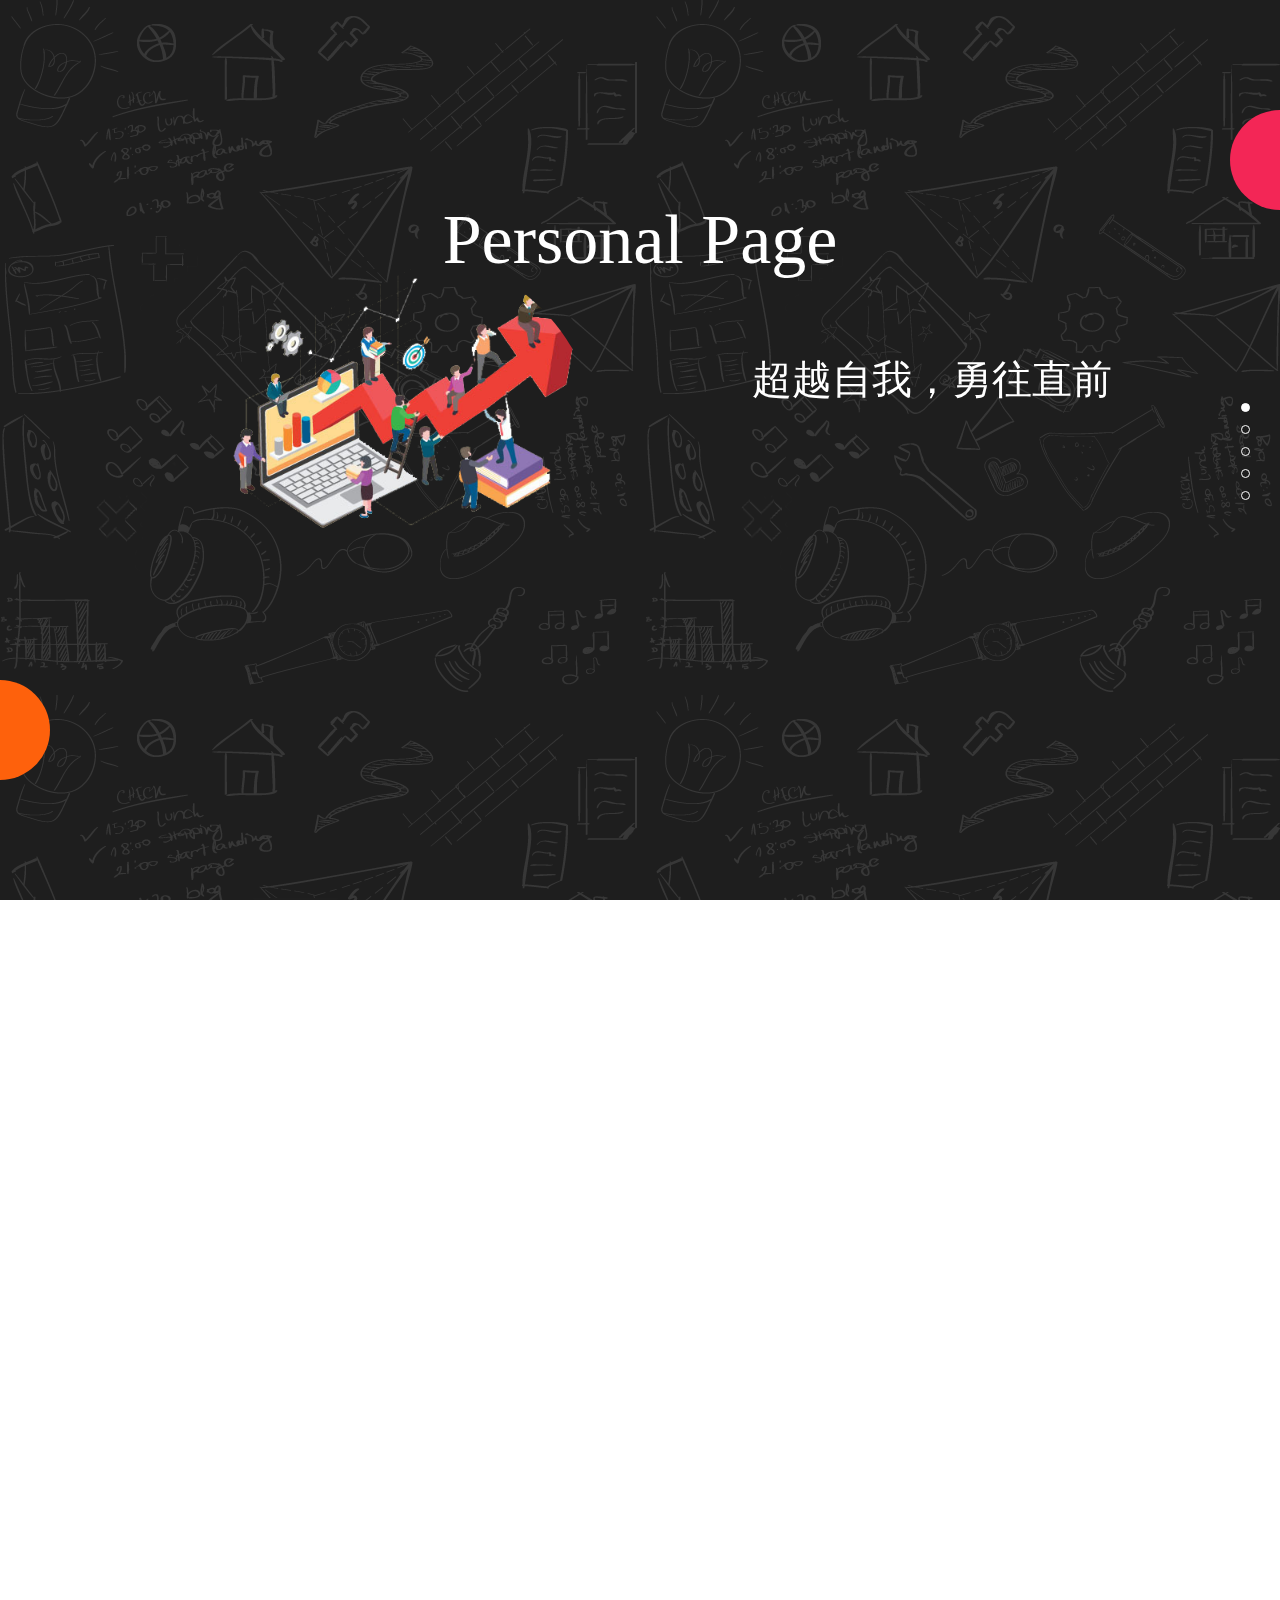
<file: index.html>
<!doctype html>
<html lang="en">
<head>
    <meta charset="UTF-8">
    <meta name="viewport"
          content="width=device-width, user-scalable=no, initial-scale=1.0, maximum-scale=1.0, minimum-scale=1.0">
    <meta http-equiv="X-UA-Compatible" content="ie=edge">
    <title>个人主页</title>
    <script src="js/jquery.js"></script>
    <script src="js/jquery.fullPage.js"></script>
    <script src="js/animate.js"></script>
    <script src="js/jquery.typetype.js"></script>
    <script src="js/jquery.typetype.min.js"></script>
    <script src="js/index.js"></script>
    <link rel="stylesheet" href="css/jquery.fullPage.css">
    <link rel="stylesheet" href="css/index.css">
</head>
<body>
<div id="fullpage">
    <!--一屏-->
<div class="section">
    <div class="banyuan"></div>
    <div class="banyuan1"></div>
    <div class="welcome">Personal Page</div>
    <div class="work"></div>
    <textarea name="" id="" cols="30" rows="10"></textarea>
</div>


    <!--二屏-->
<div class="section">
    <div class="sanjiao"></div>
    <div class="person"></div>
    <div class="about">About Me</div>
    <div class="dian"></div>
    <div class="me"></div>
    <div class="kuang">
        <span class="name">白慧田</span>
        <p class="gongzuo">（前端工程师）</p>
        <p class="jieshao">本人来自山西，大学专业是计算机，有一年多的工作经验，对代码操作熟练，主要负责页面布局以及动效实现，可以熟练运用H5、CSS3写动画效果，之前自学过PS,AI等设计软件，我性格开朗乐观，能够快速融入新环境，遇事冷静认真负责，喜欢运动、看书</p>
    </div>
    <div class="kuangr">
        <div class="one">
            <div class="quan"></div>
            <p class="quanzi">年龄：24</p></div>

        <div class="one">
            <div class="quan"></div>
            <p class="quanzi">籍贯：山西忻州</p></div>
        <div class="one one1">
            <div class="quan"></div>
            <p class="quanzi">现居地：天津西青</p></div>
        <div class="one one2">
            <div class="quan"></div>
            <p class="quanzi">爱好：运动、看书</p></div>
    </div>
</div>


    <!--三屏-->
<div class="section">
    <div class="sanjiao1"></div>
    <div class="person person1"></div>
    <div class="about about1 ">My Production</div>
    <div class="dian dian1"></div>
    <ul class="zuopin">
        <li><a href="http://lmdnewsapp.duapp.com/list/4"><div class="zhezhao"></div><img src="img/xw.png" alt="">
            <!--<div class="zhezhao"></div>-->
        <p>新闻App</p>
        </a></li>
        <li><a href="http://xb0324.duapp.com/"><div class="zhezhao"></div><img src="img/tongxunlu.jpg" alt="">
            <p>通讯录</p>
        </a></li>
        <li><a href="https://feiercommon.github.io/music-app/"><div class="zhezhao"></div> <img src="img/music.jpg" alt=""><p>音乐APP</p></a></li>
        <li><a href="http://www.gzmcg.com/"><div class="zhezhao"></div><img src="img/gz.jpg" alt=""><p>广州建筑</p></a></li>
        <li><a href="https://bxb1994.github.io/canvashb/h5canvas/canvas1.html"><div class="zhezhao"></div><img src="img/timg.jpg" alt=""><p>画板</p></a></li>
        <li><a href="https://bxb1994.github.io/3Droom/room/room.html"><div class="zhezhao"></div><img src="img/3d.jpg" alt=""><p>3Dhouse</p></a></li>
    </ul>
</div>


    <!--四屏-->
<div class="section">
    <div class="sanjiao2"></div>
    <div class="person"></div>
    <div class="about about3">Professional Skill</div>
    <div class="dian"></div>
    <ul class="skill">
        <li>
            <img src="img/html51.jpg" alt="">
            <p class="html">HTML5/CSS3</p>
            <p class="con">能用他们来做一些游戏，画布以及动画还有3D效果</p>
        </li>
        <li>
            <img src="img/js.jpg" alt="">
            <p class="html">javascript</p>
            <p class="con">JavaScript是一种动态类型、弱类型、基于原型的语言</p>
        </li>
        <li>
            <img src="img/jQuery.png" alt="">
            <p class="html">jQuery</p>
            <p class="con">是javascript的一个框架，用来实现页面的交互效果</p>
        </li>
         <li>
            <img src="img/ajax1.jpg" alt="">
            <p class="html">ajax</p>
            <p class="con">异步的JavaScript和XML通信，指一种创建交互式网页应用的网页开发技术</p>
        </li>
        <li>
            <img src="img/bt.jpg" alt="">
            <p class="html">bootstrap</p>
            <p class="con">Bootstrap是一款便捷的前端框架，是基于 HTML、CSS、JavaScript 的。</p>
        </li>
        <li>
            <img src="img/php.jpg" alt="">
            <p class="html">PHP/Mysql</p>
            <p class="con">是一种后台语言，可以嵌入到html语言中。</p>
        </li>
    </ul>
</div>

    <!--五屏-->
    <div class="section">
        <div class="sanjiao3"></div>
        <div class="person"></div>
        <div class="about">Contact</div>
        <div class="dian"></div>
        <div class="speak">畅所欲言</div>
        <div class="contact">
            <p class="names">Name*</p>
            <div class="liu"> <input type="text"></div>
            <p class="names">E-Mail*</p>
            <div class="liu"> <input type="text"></div>
            <p class="names">Message*</p>
            <div class="liu liu1">
                <!--<textarea name="" id="message" cols="30" rows="10"></textarea>-->
            </div>
        <div class="send">Send</div>
        </div>
<div class="lianxi">联系方式</div>
        <div class="lianxis">
            <div class="dianhua">
                <h1>E-Mail</h1>
                <span>bxb130460@163.com</span>
            </div>
            <div class="dianhua dianhua1">
                <h1>Phone</h1>
                <span>15822121290</span>
            </div>
        </div>
    </div>
   </div>
</body>
</html>
</file>
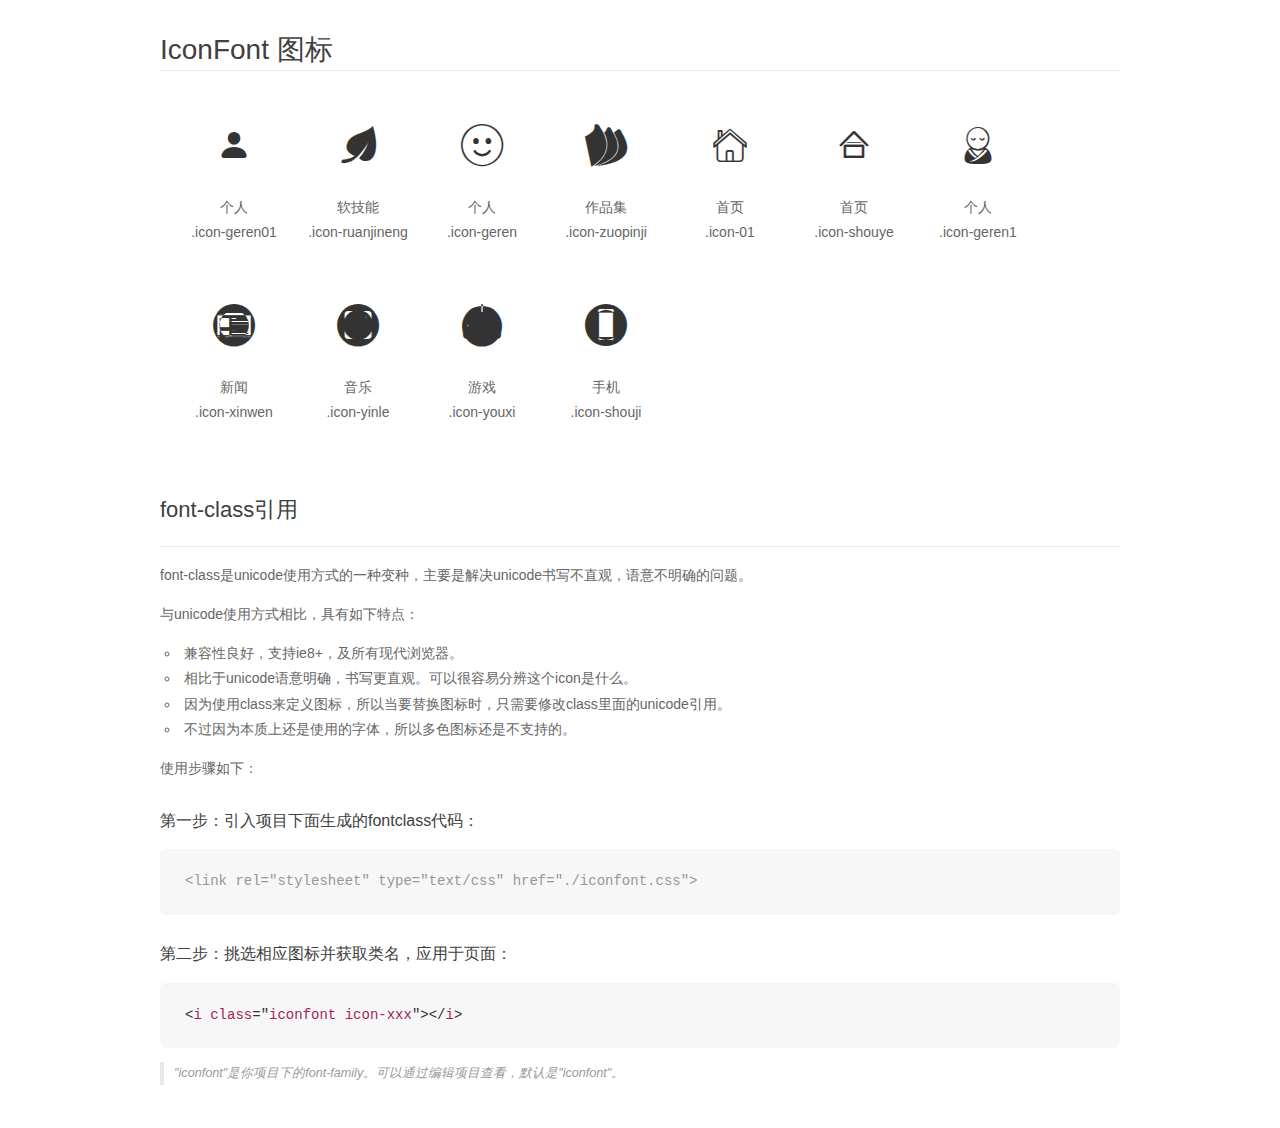
<file: font/demo_fontclass.html>
<!DOCTYPE html>
<html>
<head>
    <meta charset="utf-8"/>
    <title>IconFont</title>
    <link rel="stylesheet" href="demo.css">
    <link rel="stylesheet" href="iconfont.css">
</head>
<body>
    <div class="main markdown">
        <h1>IconFont 图标</h1>
        <ul class="icon_lists clear">
            
                <li>
                <i class="icon iconfont icon-geren01"></i>
                    <div class="name">个人</div>
                    <div class="fontclass">.icon-geren01</div>
                </li>
            
                <li>
                <i class="icon iconfont icon-ruanjineng"></i>
                    <div class="name">软技能</div>
                    <div class="fontclass">.icon-ruanjineng</div>
                </li>
            
                <li>
                <i class="icon iconfont icon-geren"></i>
                    <div class="name">个人</div>
                    <div class="fontclass">.icon-geren</div>
                </li>
            
                <li>
                <i class="icon iconfont icon-zuopinji"></i>
                    <div class="name">作品集</div>
                    <div class="fontclass">.icon-zuopinji</div>
                </li>
            
                <li>
                <i class="icon iconfont icon-01"></i>
                    <div class="name">首页</div>
                    <div class="fontclass">.icon-01</div>
                </li>
            
                <li>
                <i class="icon iconfont icon-shouye"></i>
                    <div class="name">首页</div>
                    <div class="fontclass">.icon-shouye</div>
                </li>
            
                <li>
                <i class="icon iconfont icon-geren1"></i>
                    <div class="name">个人</div>
                    <div class="fontclass">.icon-geren1</div>
                </li>
            
                <li>
                <i class="icon iconfont icon-xinwen"></i>
                    <div class="name">新闻</div>
                    <div class="fontclass">.icon-xinwen</div>
                </li>
            
                <li>
                <i class="icon iconfont icon-yinle"></i>
                    <div class="name">音乐</div>
                    <div class="fontclass">.icon-yinle</div>
                </li>
            
                <li>
                <i class="icon iconfont icon-youxi"></i>
                    <div class="name">游戏</div>
                    <div class="fontclass">.icon-youxi</div>
                </li>
            
                <li>
                <i class="icon iconfont icon-shouji"></i>
                    <div class="name">手机</div>
                    <div class="fontclass">.icon-shouji</div>
                </li>
            
        </ul>

        <h2 id="font-class-">font-class引用</h2>
        <hr>

        <p>font-class是unicode使用方式的一种变种，主要是解决unicode书写不直观，语意不明确的问题。</p>
        <p>与unicode使用方式相比，具有如下特点：</p>
        <ul>
        <li>兼容性良好，支持ie8+，及所有现代浏览器。</li>
        <li>相比于unicode语意明确，书写更直观。可以很容易分辨这个icon是什么。</li>
        <li>因为使用class来定义图标，所以当要替换图标时，只需要修改class里面的unicode引用。</li>
        <li>不过因为本质上还是使用的字体，所以多色图标还是不支持的。</li>
        </ul>
        <p>使用步骤如下：</p>
        <h3 id="-fontclass-">第一步：引入项目下面生成的fontclass代码：</h3>


        <pre><code class="lang-js hljs javascript"><span class="hljs-comment">&lt;link rel="stylesheet" type="text/css" href="./iconfont.css"&gt;</span></code></pre>
        <h3 id="-">第二步：挑选相应图标并获取类名，应用于页面：</h3>
        <pre><code class="lang-css hljs">&lt;<span class="hljs-selector-tag">i</span> <span class="hljs-selector-tag">class</span>="<span class="hljs-selector-tag">iconfont</span> <span class="hljs-selector-tag">icon-xxx</span>"&gt;&lt;/<span class="hljs-selector-tag">i</span>&gt;</code></pre>
        <blockquote>
        <p>"iconfont"是你项目下的font-family。可以通过编辑项目查看，默认是"iconfont"。</p>
        </blockquote>
    </div>
</body>
</html>
</file>
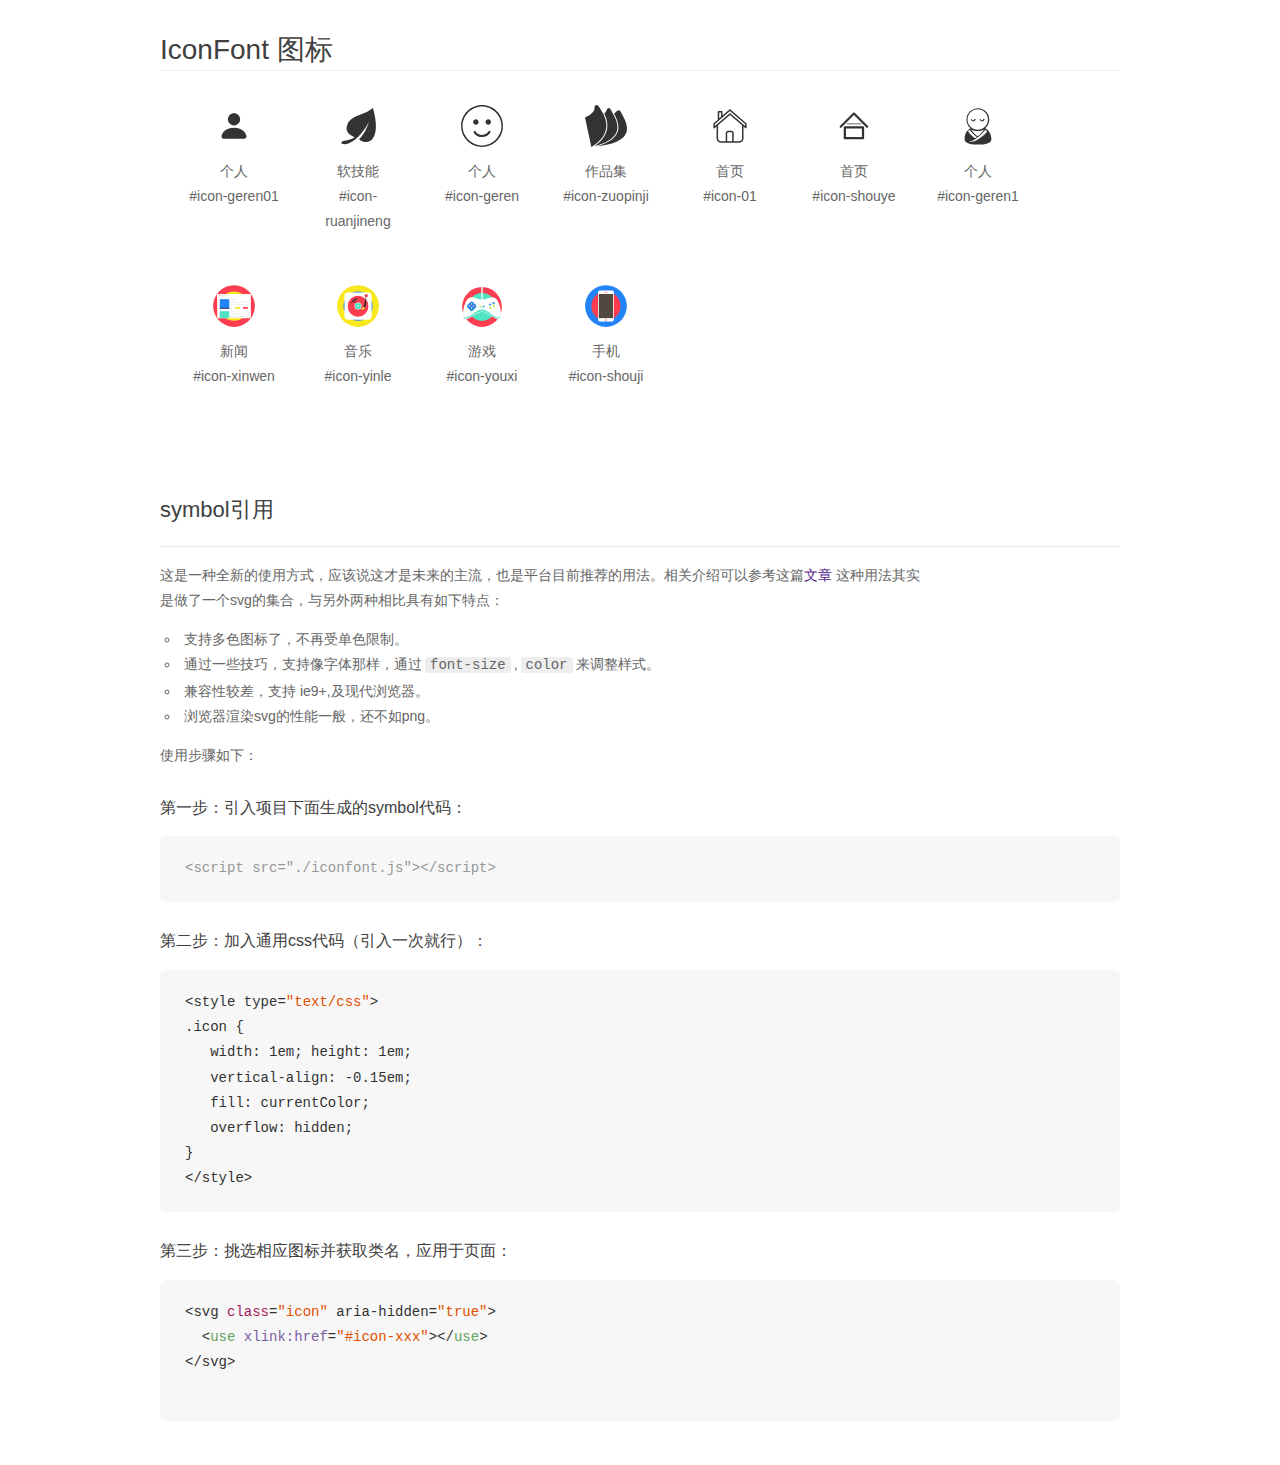
<file: font/demo_symbol.html>
<!DOCTYPE html>
<html>
<head>
    <meta charset="utf-8"/>
    <title>IconFont</title>
    <link rel="stylesheet" href="demo.css">
    <script src="iconfont.js"></script>

    <style type="text/css">
        .icon {
          /* 通过设置 font-size 来改变图标大小 */
          width: 1em; height: 1em;
          /* 图标和文字相邻时，垂直对齐 */
          vertical-align: -0.15em;
          /* 通过设置 color 来改变 SVG 的颜色/fill */
          fill: currentColor;
          /* path 和 stroke 溢出 viewBox 部分在 IE 下会显示
             normalize.css 中也包含这行 */
          overflow: hidden;
        }

    </style>
</head>
<body>
    <div class="main markdown">
        <h1>IconFont 图标</h1>
        <ul class="icon_lists clear">
            
                <li>
                    <svg class="icon" aria-hidden="true">
                        <use xlink:href="#icon-geren01"></use>
                    </svg>
                    <div class="name">个人</div>
                    <div class="fontclass">#icon-geren01</div>
                </li>
            
                <li>
                    <svg class="icon" aria-hidden="true">
                        <use xlink:href="#icon-ruanjineng"></use>
                    </svg>
                    <div class="name">软技能</div>
                    <div class="fontclass">#icon-ruanjineng</div>
                </li>
            
                <li>
                    <svg class="icon" aria-hidden="true">
                        <use xlink:href="#icon-geren"></use>
                    </svg>
                    <div class="name">个人</div>
                    <div class="fontclass">#icon-geren</div>
                </li>
            
                <li>
                    <svg class="icon" aria-hidden="true">
                        <use xlink:href="#icon-zuopinji"></use>
                    </svg>
                    <div class="name">作品集</div>
                    <div class="fontclass">#icon-zuopinji</div>
                </li>
            
                <li>
                    <svg class="icon" aria-hidden="true">
                        <use xlink:href="#icon-01"></use>
                    </svg>
                    <div class="name">首页</div>
                    <div class="fontclass">#icon-01</div>
                </li>
            
                <li>
                    <svg class="icon" aria-hidden="true">
                        <use xlink:href="#icon-shouye"></use>
                    </svg>
                    <div class="name">首页</div>
                    <div class="fontclass">#icon-shouye</div>
                </li>
            
                <li>
                    <svg class="icon" aria-hidden="true">
                        <use xlink:href="#icon-geren1"></use>
                    </svg>
                    <div class="name">个人</div>
                    <div class="fontclass">#icon-geren1</div>
                </li>
            
                <li>
                    <svg class="icon" aria-hidden="true">
                        <use xlink:href="#icon-xinwen"></use>
                    </svg>
                    <div class="name">新闻</div>
                    <div class="fontclass">#icon-xinwen</div>
                </li>
            
                <li>
                    <svg class="icon" aria-hidden="true">
                        <use xlink:href="#icon-yinle"></use>
                    </svg>
                    <div class="name">音乐</div>
                    <div class="fontclass">#icon-yinle</div>
                </li>
            
                <li>
                    <svg class="icon" aria-hidden="true">
                        <use xlink:href="#icon-youxi"></use>
                    </svg>
                    <div class="name">游戏</div>
                    <div class="fontclass">#icon-youxi</div>
                </li>
            
                <li>
                    <svg class="icon" aria-hidden="true">
                        <use xlink:href="#icon-shouji"></use>
                    </svg>
                    <div class="name">手机</div>
                    <div class="fontclass">#icon-shouji</div>
                </li>
            
        </ul>


        <h2 id="symbol-">symbol引用</h2>
        <hr>

        <p>这是一种全新的使用方式，应该说这才是未来的主流，也是平台目前推荐的用法。相关介绍可以参考这篇<a href="">文章</a>
        这种用法其实是做了一个svg的集合，与另外两种相比具有如下特点：</p>
        <ul>
          <li>支持多色图标了，不再受单色限制。</li>
          <li>通过一些技巧，支持像字体那样，通过<code>font-size</code>,<code>color</code>来调整样式。</li>
          <li>兼容性较差，支持 ie9+,及现代浏览器。</li>
          <li>浏览器渲染svg的性能一般，还不如png。</li>
        </ul>
        <p>使用步骤如下：</p>
        <h3 id="-symbol-">第一步：引入项目下面生成的symbol代码：</h3>
        <pre><code class="lang-js hljs javascript"><span class="hljs-comment">&lt;script src="./iconfont.js"&gt;&lt;/script&gt;</span></code></pre>
        <h3 id="-css-">第二步：加入通用css代码（引入一次就行）：</h3>
        <pre><code class="lang-js hljs javascript">&lt;style type=<span class="hljs-string">"text/css"</span>&gt;
.icon {
   width: <span class="hljs-number">1</span>em; height: <span class="hljs-number">1</span>em;
   vertical-align: <span class="hljs-number">-0.15</span>em;
   fill: currentColor;
   overflow: hidden;
}
&lt;<span class="hljs-regexp">/style&gt;</span></code></pre>
        <h3 id="-">第三步：挑选相应图标并获取类名，应用于页面：</h3>
        <pre><code class="lang-js hljs javascript">&lt;svg <span class="hljs-class"><span class="hljs-keyword">class</span></span>=<span class="hljs-string">"icon"</span> aria-hidden=<span class="hljs-string">"true"</span>&gt;<span class="xml"><span class="hljs-tag">
  &lt;<span class="hljs-name">use</span> <span class="hljs-attr">xlink:href</span>=<span class="hljs-string">"#icon-xxx"</span>&gt;</span><span class="hljs-tag">&lt;/<span class="hljs-name">use</span>&gt;</span>
</span>&lt;<span class="hljs-regexp">/svg&gt;
        </span></code></pre>
    </div>
</body>
</html>
</file>
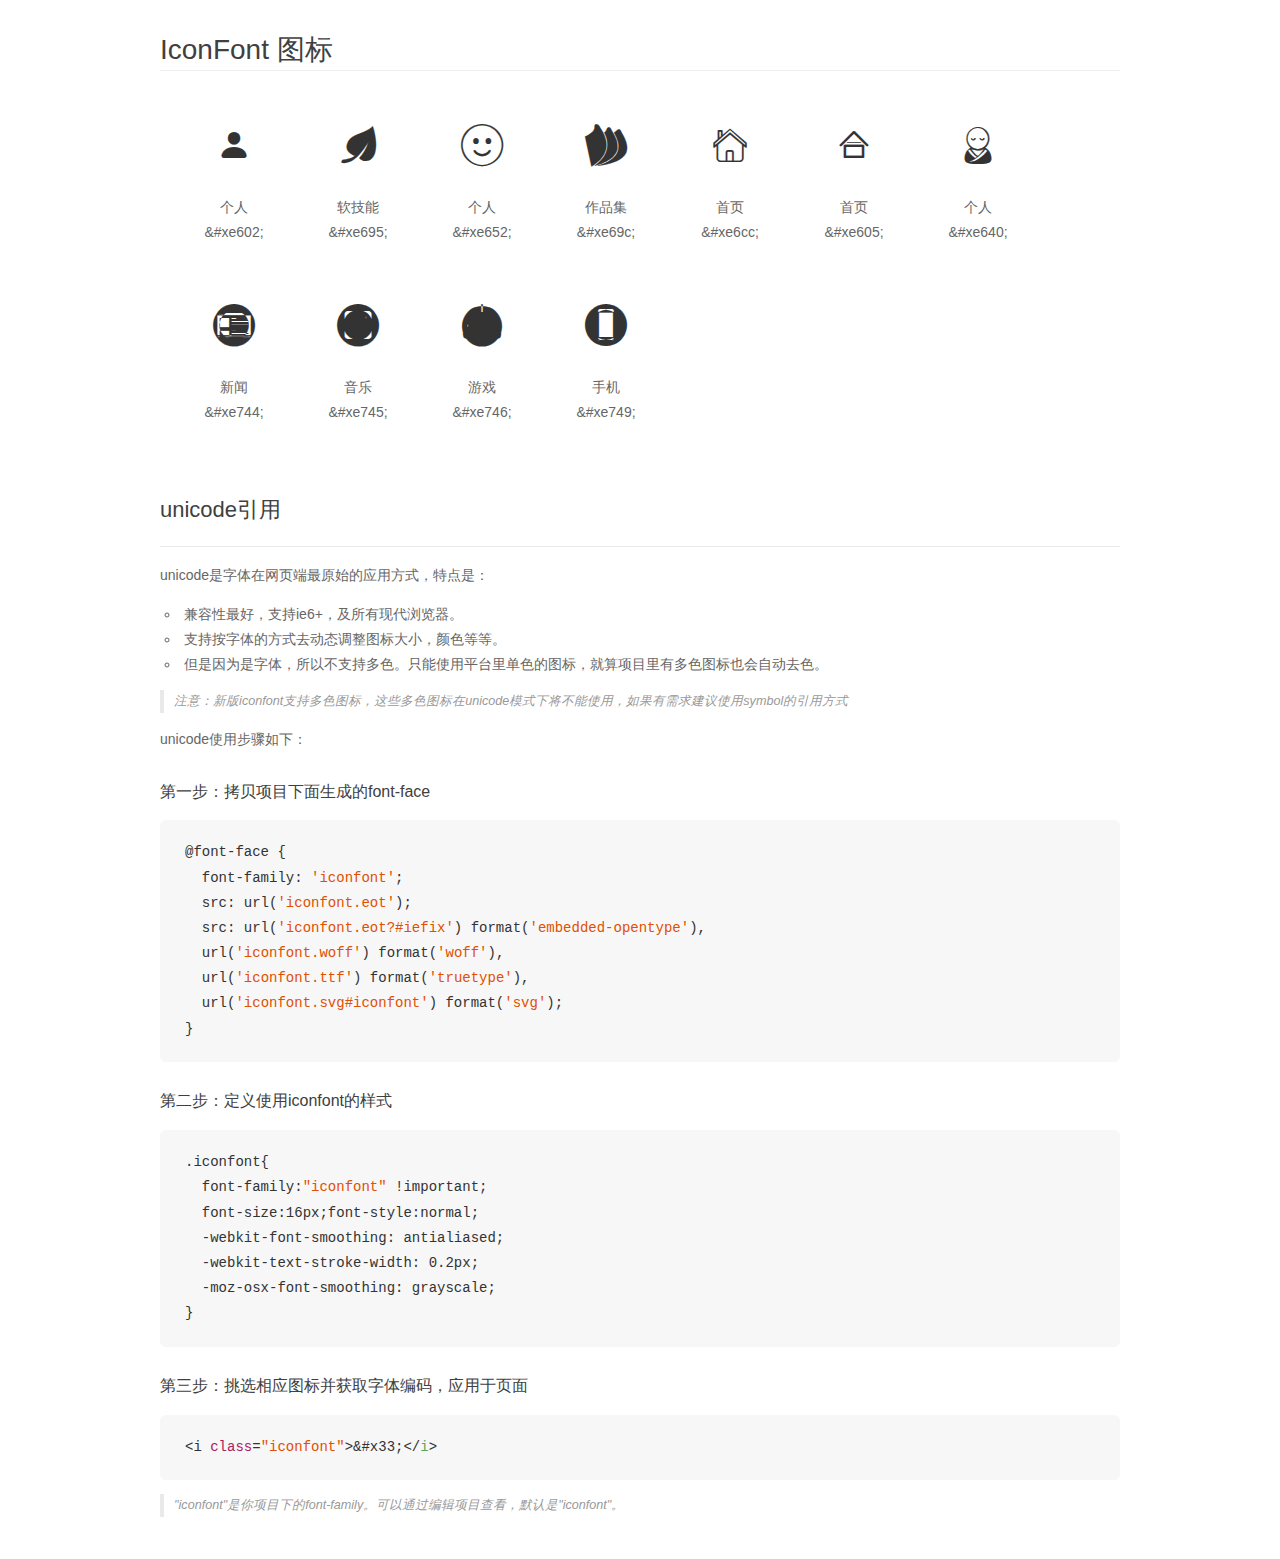
<file: font/demo_unicode.html>
<!DOCTYPE html>
<html>
<head>
    <meta charset="utf-8"/>
    <title>IconFont</title>
    <link rel="stylesheet" href="demo.css">

    <style type="text/css">

        @font-face {font-family: "iconfont";
          src: url('iconfont.eot'); /* IE9*/
          src: url('iconfont.eot#iefix') format('embedded-opentype'), /* IE6-IE8 */
          url('iconfont.woff') format('woff'), /* chrome, firefox */
          url('iconfont.ttf') format('truetype'), /* chrome, firefox, opera, Safari, Android, iOS 4.2+*/
          url('iconfont.svg#iconfont') format('svg'); /* iOS 4.1- */
        }

        .iconfont {
          font-family:"iconfont" !important;
          font-size:16px;
          font-style:normal;
          -webkit-font-smoothing: antialiased;
          -webkit-text-stroke-width: 0.2px;
          -moz-osx-font-smoothing: grayscale;
        }

    </style>
</head>
<body>
    <div class="main markdown">
        <h1>IconFont 图标</h1>
        <ul class="icon_lists clear">
            
                <li>
                <i class="icon iconfont">&#xe602;</i>
                    <div class="name">个人</div>
                    <div class="code">&amp;#xe602;</div>
                </li>
            
                <li>
                <i class="icon iconfont">&#xe695;</i>
                    <div class="name">软技能</div>
                    <div class="code">&amp;#xe695;</div>
                </li>
            
                <li>
                <i class="icon iconfont">&#xe652;</i>
                    <div class="name">个人</div>
                    <div class="code">&amp;#xe652;</div>
                </li>
            
                <li>
                <i class="icon iconfont">&#xe69c;</i>
                    <div class="name">作品集</div>
                    <div class="code">&amp;#xe69c;</div>
                </li>
            
                <li>
                <i class="icon iconfont">&#xe6cc;</i>
                    <div class="name">首页</div>
                    <div class="code">&amp;#xe6cc;</div>
                </li>
            
                <li>
                <i class="icon iconfont">&#xe605;</i>
                    <div class="name">首页</div>
                    <div class="code">&amp;#xe605;</div>
                </li>
            
                <li>
                <i class="icon iconfont">&#xe640;</i>
                    <div class="name">个人</div>
                    <div class="code">&amp;#xe640;</div>
                </li>
            
                <li>
                <i class="icon iconfont">&#xe744;</i>
                    <div class="name">新闻</div>
                    <div class="code">&amp;#xe744;</div>
                </li>
            
                <li>
                <i class="icon iconfont">&#xe745;</i>
                    <div class="name">音乐</div>
                    <div class="code">&amp;#xe745;</div>
                </li>
            
                <li>
                <i class="icon iconfont">&#xe746;</i>
                    <div class="name">游戏</div>
                    <div class="code">&amp;#xe746;</div>
                </li>
            
                <li>
                <i class="icon iconfont">&#xe749;</i>
                    <div class="name">手机</div>
                    <div class="code">&amp;#xe749;</div>
                </li>
            
        </ul>
        <h2 id="unicode-">unicode引用</h2>
        <hr>

        <p>unicode是字体在网页端最原始的应用方式，特点是：</p>
        <ul>
        <li>兼容性最好，支持ie6+，及所有现代浏览器。</li>
        <li>支持按字体的方式去动态调整图标大小，颜色等等。</li>
        <li>但是因为是字体，所以不支持多色。只能使用平台里单色的图标，就算项目里有多色图标也会自动去色。</li>
        </ul>
        <blockquote>
        <p>注意：新版iconfont支持多色图标，这些多色图标在unicode模式下将不能使用，如果有需求建议使用symbol的引用方式</p>
        </blockquote>
        <p>unicode使用步骤如下：</p>
        <h3 id="-font-face">第一步：拷贝项目下面生成的font-face</h3>
        <pre><code class="lang-js hljs javascript">@font-face {
  font-family: <span class="hljs-string">'iconfont'</span>;
  src: url(<span class="hljs-string">'iconfont.eot'</span>);
  src: url(<span class="hljs-string">'iconfont.eot?#iefix'</span>) format(<span class="hljs-string">'embedded-opentype'</span>),
  url(<span class="hljs-string">'iconfont.woff'</span>) format(<span class="hljs-string">'woff'</span>),
  url(<span class="hljs-string">'iconfont.ttf'</span>) format(<span class="hljs-string">'truetype'</span>),
  url(<span class="hljs-string">'iconfont.svg#iconfont'</span>) format(<span class="hljs-string">'svg'</span>);
}
</code></pre>
        <h3 id="-iconfont-">第二步：定义使用iconfont的样式</h3>
        <pre><code class="lang-js hljs javascript">.iconfont{
  font-family:<span class="hljs-string">"iconfont"</span> !important;
  font-size:<span class="hljs-number">16</span>px;font-style:normal;
  -webkit-font-smoothing: antialiased;
  -webkit-text-stroke-width: <span class="hljs-number">0.2</span>px;
  -moz-osx-font-smoothing: grayscale;
}
</code></pre>
        <h3 id="-">第三步：挑选相应图标并获取字体编码，应用于页面</h3>
        <pre><code class="lang-js hljs javascript">&lt;i <span class="hljs-class"><span class="hljs-keyword">class</span></span>=<span class="hljs-string">"iconfont"</span>&gt;&amp;#x33;<span class="xml"><span class="hljs-tag">&lt;/<span class="hljs-name">i</span>&gt;</span></span></code></pre>

        <blockquote>
        <p>"iconfont"是你项目下的font-family。可以通过编辑项目查看，默认是"iconfont"。</p>
        </blockquote>
    </div>


</body>
</html>
</file>
<file: css/index.css>
body,html{
    padding:0;
    margin:0;
    list-style:none ;
    font-family:"微软雅黑";
    width: 100%;
    height: 100%;
}
ul,li,a{
    text-decoration: none;
    list-style: none;
}
#fullpage{
    width:100%;
    height: 100%;
}
#fp-nav ul li{
    display: block;
    width: 7px;
    height: 7px;
    margin: 15px;
    position:relative;
}
#fp-nav ul li a{
    display: block;
    position: relative;
    z-index: 1;
    width: 100%;
    height: 100%;
    cursor: pointer;
    text-decoration: none;
    border-radius: 100%;
    border: 1px solid #fff;
}
#fp-nav ul li a span{
    display:none;
}
#fp-nav li .active {
   background: #fff;
}
/*第一屏*/
.section:nth-child(1){
    width: 100%;
    height:800px;
    background:url("../img/bg1.png");
    position: relative;
}
.section:nth-child(2) {
    width: 100%;
    height: 700px;
    background: #FEAC58;
    position: relative;

}
.section:nth-child(3){
    width: 100%;
    height: 1000px;
    background: #273C67;
}
/*.section:nth-child(4){*/
    /*width: 100%;*/
    /*height: 1000px;*/
    /*background: #D82545;*/
    /*position: relative;*/
/*}*/
.section:nth-child(4){
    width: 100%;
    height: 1000px;
    background: #1E1E1E;
    position: relative;
}
.section:nth-child(5){
width: 100%;
height: 1000px;
background: #D82545;
position: relative;
}
.sanjiao{
    background: url("../img/sanjiao1.png") no-repeat;
    width: 100px;
    height: 50px;
    position: absolute;
    left: 250px;
    top:-2px;
}

.sanjiao1{
    background: url("../img/sanjiao2.png") no-repeat;
    width: 100px;
    height: 50px;
    position: absolute;
    left: 250px;
     top:-2px;
}
.sanjiao2{
    background: url("../img/sanjiao3.png") no-repeat;
    width: 100px;
    height: 50px;
    position: absolute;
    left: 250px;
    top:-2px;
}
.sanjiao3{
    background: url("../img/sanjiao1.png") no-repeat;
    width: 100px;
    height: 50px;
    position: absolute;
    left: 250px;
    top:-2px;
}


.banyuan{
    position: absolute;
    width:50px;
    height: 100px;
    border-radius: 0px 70px 70px 0px;
    background: #FE610C;
    left:0px;
    bottom:-50px;
    transition: all 1s;
    opacity: 0;
}
.active .banyuan{
    bottom:120px;
    opacity: 1;

}
.banyuan1{
    position: absolute;
    width:50px;
    height:100px;
    border-radius: 70px  0px 0px 70px;
    background: #F32656;
    right:0px;
    top:-20px;
    transition: all 1s;
    opacity: 0;
}
.active .banyuan1{
   top:110px;
    opacity:1;
}
/*小屏*/
/*一屏*/
.welcome{
    color:#fff;
    font-size:50px;
    text-align: center;
    margin-top: -250px;
    transition: all 2s;
    opacity: 0;
    transform:scale(0.5,0.5);
}
.active .welcome{
    opacity:1;
    transform: scale(1,1);
}
textarea{
    position: absolute;
    background: none;
    border: none;
    color:#fff;
    font-size: 30px;
    left:300px;
    top:300px;
}
.work{
    position: absolute;
    border-radius: 100%;
    left:-50px;
    top:200px;
    width:200px;
    height:200px;
    background: url("../img/works.png")no-repeat;
    background-size: contain;
    transition: all 1s;
    opacity: 0;
}
.active .work{
    opacity: 1;
    left:70px;
}
/*二屏*/
.person{
    position: absolute;
    width: 70px;
    height: 100px;
    background: red;
    background: url("../img/bb.png")no-repeat;
    left:50px;
    top:50px;
    transition: all 1s;
    transform: scale(0.5,0.5);
    opacity:0;
}
.person1{
    margin-left:20px;
    margin-top:0px;
}
.active .person{
    opacity:1;
    transform: scale(1,1);
}
.about{
    width: 250px;
    height: 100px;
    color:#fff;
    font-size:30px;
    line-height: 100px;
    text-align: center;
    left:60px;
    top:-100px;
    position: absolute;
    transition: all 1s;
    opacity:0;
}
.active .about{
    top:20px;
    opacity:1;
}
.dian{
    width:500px;
    height:20px;
    background: url("../img/dian.png");
    position: absolute;
    left:50px;
    top:100px;
}
.me{
    width: 150px;
    height: 150px;
    border-radius:100%;
    position: absolute;
    left:-50px;
    top:130px;
    background: url("../img/880.jpg") no-repeat;
    background-size: cover;
    z-index: 3;
    transition: all 1s;
    opacity:0;
}
.active .me{
    opacity: 1;
    left:30px;
}
.kuang{
    width: 400px;
    height:250px;
    position: absolute;
    left:100px;
    top:150px;
    border: 10px solid #F32656;
    box-sizing: border-box;
    z-index: 1;
}
.kuang .name{
    float: left;
    font-size: 30px;
    color:#000;
    margin-left:100px;
    margin-top: 10px;
    font-family: "Browallia New";
}
.kuang .gongzuo{
    font-size:20px;
    color:#000;
    margin-left:15px;
    margin-top: 18px;
    font-family: "Browallia New";
}
.kuang .jieshao{
    font-size:18px;
    color:#000;
    margin-left:70px;
    margin-top: 18px;
    font-family: "Browallia New";
    font-weight: bold;
    transform: scale(0.5,0.5);
    transition: all 1s;
    opacity: 0;
}
.active .kuang .jieshao{
    transform: scale(1,1);
    opacity:1;
}
.kuangr{
    width: 400px;
    height:150px;
    position: absolute;
    right:-100px;
    top:420px;
    border: 10px solid #F32656;
    transition: all 1s;
    opacity:0;
}
.active .kuangr{
    opacity:1;
    right: 50px;
}
.one{
    width: 300px;
    height: 30px;
    float: left;
}
.one1{
    margin-top:0px;
}
.one2{
    margin-top:0px;
}
.one .quan{
    width: 10px;
    height: 10px;
    border-radius: 100%;
    background:#F32656;
    float: left;
    margin-left: 20px;
    margin-top: 20px;
}
.one .quanzi{
    font-family: "Browallia New";
    font-weight: b;
    float: left;
    color:#000;
    font-size: 15px;
    text-indent: 30px;
    margin-top:15px;
}

.kuangr .quan1{
    width: 10px;
    height: 10px;
    border-radius: 100%;
    background:#F32656;
    float: left;
    margin-left:25px;
    margin-top:20px;
}
.kuangr .quanzi1{
    font-family: "Browallia New";
    float: left;
    color:#000;
    font-size: 15px;
    margin-left: 30px;
}
/*三屏*/
.about1{
    width: 300px;
    margin-left:20px;
    margin-top:0px;
}
.dian1{
    margin-left:30px;
    margin-top:10px;
}
.zuopin{
    width: 600px;
    height: 600px;
    float:left;
    margin-left:30px;
    margin-top:135px;
}
.zuopin li{
    float: left;
    margin-right: 20px;
    margin-top:15px;
    width: 220px;
    height: 140px;
    background: #fff;
    border-radius: 10px;
    position: relative;
    transform: scale(0.5,0.5);
    transition: all 1s;
    opacity:0;

}
.active .zuopin li{
    transform: scale(1,1);
    opacity:1;
}
.zuopin li a img{
    width:170px;
    height:100px;
    border-radius: 5px;
    position: absolute;
    left:25px;
    top:15px;
    z-index:10;
}
.zuopin li a .zhezhao{
    position: absolute;
    width: 170px;
    height:100px;
    border-radius:5px;                  left:20px;
    top: 15px;
    /*background: red;*/
    z-index: 1000;
}
.zuopin li a .zhezhao:hover{
    background: url("../img/icon.png") center center no-repeat #000;
    opacity: 0.7;
    box-shadow: 0px 0px 4px #000;
}
.zuopin li a p{
    font-family: "Browallia New";
    font-size: 15px;
    font-weight: bold;
    color:#888;
    position: absolute;
    left: 20px;
    bottom:-15px;
}
/*四屏*/

.about3{
    width: 500px;
    left:150px;
}
.skill{
    float: left;
    width: 600px;
    height: 600px;
    margin-top:120px;
    margin-left: 10px;
}
.skill li{
    width: 250px;
    height:130px;
    float: left;
    margin-left: 30px;
    margin-top: 15px;
    transition: all 1s;
    transform: scale(0.5,0.5);
    opacity:0;
}
.active .skill li{
    opacity:1;
    transform: scale(1,1);
}
.skill li img{
    width: 170px;
    height: 130px;
    border-radius: 100%;
    float: left;
    margin-top: 15px;
}
.skill li .html{
    float: left;
    color:#fff;
    font-family: "Browallia New";
    margin-top: -123px;
    margin-left:172px;
    font-size:25px;
}
.skill li .con{
    font-family: "Browallia New";
    float: left;
    /*width: 100px;*/
    /*height: 70px;*/
    margin-top: -90px;
    margin-left: 180px;
    font-size: 12px;
    font-weight: bold;
    color:#fff;
}
.about3{
    left:-10px;
}
/*五屏*/
.speak{
    width:150px;
    height:50px;
    color:#fff;
    font-size: 25px;
    font-family: "Browallia New";
    position: absolute;
    left:70px;
    top:150px;
}
.contact{
    width: 150px;
    height: 400px;
    position: absolute;
    left:-50px;
    top:180px;
    transition: all 1s;
    opacity: 0;
}
.active .contact{
    opacity:1;
    left:50px;

}
.names{
    font-family: "Browallia New";
    color:#fff;
    font-size: 25px;
    margin-top:10px;
}
.liu{
    width: 250px;
    height: 40px;
    margin-top: -15px;
    background: #EA0531;
    border-radius: 10px;
}
.liu1{
    height: 60px;
}
.liu input{
    width: 230px;
    height: 40px;
    background: none;
    border: none;
    outline: none;
}
.liu1 #message{
    width: 230px;
    height: 60px;
    background: none;
    border: none;
    outline: none;
}
.send{
    font-family: "Browallia New";
    width:60px;
    height: 30px;
    border-radius: 5px;
    background: #fff;
    margin-left:200px;
    margin-top: 20px;
    line-height: 30px;
    text-align: center;
    font-size: 26px;
    color:#D82545;
}
.lianxi{
    width:250px;
    height:50px;
    color:#fff;
    font-size: 25px;
    font-family: "Browallia New";
    position: absolute;
    right:100px;
    top:150px;
}
.lianxis{
    width: 350px;
    height: 350px;
    position: absolute;
    right:-150px;
    top:170px;
    transition: all 1s;
    opacity: 0;
}
.active .lianxis{
    opacity:1;
    right:100px;
}
.dianhua{
    width: 100%;
    height: 40px;
    margin-top: 20px;

}

.dianhua h1{
    color:#fff;
    font-size: 30px;
    font-family: "Browallia New";
    float: left;
    line-height:40px;
    margin-top:30px;
    margin-left: 92px;
}
.dianhua1 h1{
    margin-left:-53px;
}
.dianhua span{
    float: left;
    font-family: "Browallia New";
    color:#fff;
    font-size: 25px;
    line-height:40px;
    margin-left: 20px;
    margin-top: 30px;
}
@media screen and (min-width:800px){
.welcome{
    color:#fff;
    font-size:70px;
    text-align: center;
    margin-top: -250px;
    transition: all 2s;
    opacity: 0;
    transform:scale(0.5,0.5);

}
.active .welcome{
    opacity:1;
    transform: scale(1,1);
}
textarea{
    position: absolute;
    background: none;
    border: none;
    color:#fff;
    font-size: 40px;
    left:750px;
    top:350px;

}
.work{
    position: absolute;
    /*border-radius: 100%;*/
    left:-50px;
    top:250px;
    width:400px;
    height:400px;
    background: url("../img/works.png")no-repeat;
    background-size: contain;
    transition: all 1s;
    opacity: 0;
}
.active .work{
    opacity: 1;
    left:200px;
}
/*第二屏*/
.person{
    position: absolute;
    width: 70px;
    height: 100px;
    background: red;
    background: url("../img/bb.png")no-repeat;
    left:150px;
    top:100px;
    transition: all 1s;
    transform: scale(0.5,0.5);
    opacity:0;
}
.person1{
    margin-left:20px;
    margin-top:0px;
}
.active .person{
    opacity:1;
    transform: scale(1,1);
}
.about{
    width: 250px;
    height: 100px;
    color:#fff;
    font-size: 43px;
    line-height: 100px;
    text-align: center;
    left:220px;
    top:-100px;
    position: absolute;
    transition: all 1s;
    opacity:0;
}
.active .about{
    top:70px;
    opacity:1;
}
.dian{
    width: 1000px;
    height:30px;
    background: url("../img/dian.png");
    position: absolute;
    left:150px;
    top:170px;
}
.me{
    width: 250px;
    height: 250px;
    border-radius:100%;
    position: absolute;
    left:-50px;
    top:230px;
    background: url("../img/880.jpg") no-repeat;
    background-size: cover;
    z-index: 3;
    transition: all 1s;
    opacity:0;
}
.active .me{
    opacity: 1;
    left:180px;
}
.kuang{
    width: 550px;
    height:250px;
    position: absolute;
    left:350px;
    top:280px;
    border: 12px solid #F32656;
    box-sizing: border-box;
    z-index: 1;
}
.kuang .name{
    float: left;
    font-size: 30px;
    color:#000;
    margin-left:100px;
    margin-top: 10px;
    font-family: "Browallia New";
}
.kuang .gongzuo{
    font-size:20px;
    color:#000;
    margin-left:15px;
    margin-top: 18px;
    font-family: "Browallia New";
}
.kuang .jieshao{
    font-size:18px;
    color:#000;
    margin-left:70px;
    margin-top: 18px;
    font-family: "Browallia New";
    font-weight: bold;
    transform: scale(0.5,0.5);
    transition: all 1s;
    opacity: 0;
}
.active .kuang .jieshao{
    transform: scale(1,1);
    opacity:1;
}
.kuangr{
    width: 300px;
    height:250px;
    position: absolute;
    right:-100px;
    top:270px;
    border: 12px solid #F32656;
    transition: all 1s;
    opacity:0;
}
.active .kuangr{
    opacity:1;
    right: 70px;
}
.one{
    width: 300px;
    height: 50px;
    float: left;

}
.one1{
    margin-top:-5px;
}
.one2{
    margin-top: 5px;
}
.one .quan{
    width: 15px;
    height: 15px;
    border-radius: 100%;
    background:#F32656;
    float: left;
    margin-left: 20px;
    margin-top: 20px;
}
.one .quanzi{
    font-family: "Browallia New";
    float: left;
    color:#000;
    font-size: 20px;
    text-indent: 30px;
   margin-top: 15px;
}

.kuangr .quan1{
    width: 15px;
    height: 15px;
    border-radius: 100%;
    background:#F32656;
    float: left;
    margin-left: 20px;
    margin-top: 20px;
}
.kuangr .quanzi1{
    font-family: "Browallia New";
    float: left;
    color:#000;
    font-size: 20px;
    margin-left: 30px;
}
/*三屏*/
.about1{
    width: 500px;
    margin-left:-50px;
    margin-top:0px;
}
.dian1{
    margin-left: 50px;
    margin-top:10px;
}
.zuopin{
    width: 1150px;
    height: 500px;

    float:left;
    margin-left:100px;
    margin-top:220px;
}
.zuopin li{
    float: left;
    margin-right: 20px;
    margin-top: 20px;
    width: 350px;
    height: 230px;
    background: #fff;
    border-radius: 10px;
    position: relative;
    transform: scale(0.5,0.5);
    transition: all 1s;
    opacity:0;

}
.active .zuopin li{
    transform: scale(1,1);
    opacity:1;
}
.zuopin li a img{
    width: 280px;
    height:180px;
    border-radius: 5px;
    position: absolute;
     left:35px;
    top:  15px;
    z-index:10;
}
.zuopin li a .zhezhao{
    position: absolute;
    width: 280px;
    height:180px;
    border-radius:5px;             left:35px;
    top: 15px;
    /*background: red;*/
    z-index: 1000;
}
.zuopin li a .zhezhao:hover{
    background: url("../img/icon.png") center center no-repeat #000;
    opacity: 0.7;
    box-shadow: 0px 0px 4px #000;
}
.zuopin li a p{
    font-family: "Browallia New";
    font-size: 18px;
    font-weight: bold;
    color:#888;
    position: absolute;
    left: 50px;
    bottom:-15px;
}
/*四屏*/
.about3{
   width: 500px;
    left:150px;
}
.skill{
    float: left;
    width: 1180px;
    height: 400px;
    margin-top: 200px;
    margin-left: 70px;
}
.skill li{
    width: 350px;
    height: 180px;
    float: left;
    margin-left: 20px;
    margin-top: 15px;
    transition: all 1s;
    transform: scale(0.5,0.5);
    opacity:0;
}
.active .skill li{
    opacity:1;
    transform: scale(1,1);
}
.skill li img{
    width: 200px;
    height: 150px;
    border-radius: 100%;
    float: left;
    margin-top: 15px;
}
.skill li .html{
    float: left;
    color:#fff;
    font-family: "Browallia New";
    margin-top: 20px;
    margin-left: 15px;
    font-size: 25px;
}
.skill li .con{
    font-family: "Browallia New";
    float: left;
    /*width: 100px;*/
    /*height: 70px;*/
    margin-top: -99px;
    margin-left: 216px;
    font-size: 17px;
    font-weight: bold;
    color:#fff;
}
/*五屏*/
.speak{
    width:200px;
    height:50px;
    color:#fff;
    font-size: 30px;
    font-family: "Browallia New";
    position: absolute;
    left:250px;
    top:230px;
}
.contact{
    width: 340px;
    height: 400px;
    position: absolute;
    left:-50px;
    top:260px;
    transition: all 1s;
    opacity: 0;
}
.active .contact{
    opacity:1;
    left:250px;

}
.names{
    font-family: "Browallia New";
    color:#fff;
    font-size: 25px;
    margin-top:10px;
}
.liu{
    width: 310px;
    height: 40px;
    margin-top: -15px;
    background: #EA0531;
    border-radius: 10px;
}
.liu1{
    height: 60px;
}
.liu input{
    width: 280px;
    height: 40px;
    background: none;
    border: none;
    outline: none;
}
.liu1 #message{
    width: 280px;
    height: 60px;
    background: none;
    border: none;
    outline: none;
}
.send{
    font-family: "Browallia New";
    width:60px;
    height: 30px;
    border-radius: 5px;
    background: #fff;
    margin-left:200px;
    margin-top: 20px;
    line-height: 30px;
    text-align: center;
    font-size: 26px;
    color:#D82545;
    transform: scale(0.5,0.5);
    transition: all 1s;
    opacity: 0;
}
.active .send{
    transform: scale(1,1);
    opacity: 1;
}
.lianxi{
    width:200px;
    height:50px;
    color:#fff;
    font-size: 30px;
    font-family: "Browallia New";
    position: absolute;
    right:350px;
    top:230px;
}
.lianxis{
    width: 400px;
    height: 350px;
    position: absolute;
    right:-150px;
    top:300px;
    transition: all 1s;
    opacity: 0;
}
.active .lianxis{
    opacity:1;
    right:100px;
}
.dianhua{
    width: 100%;
    height: 40px;
    margin-top: 20px;

}
.dianhua1 h1{
    margin-left: -55px;
}
.dianhua h1{
    color:#fff;
    font-size: 30px;
    font-family: "Browallia New";
    float: left;
    line-height:40px;
    margin-top:0px;
    margin-left:-100px;
}
.dianhua span{
    float: left;
    font-family: "Browallia New";
    color:#fff;
    font-size: 25px;
    line-height:40px;
    margin-left:20px;
    margin-top: 0px;
}
}
</file>
<file: font/iconfont.css>
@font-face {font-family: "iconfont";
  src: url('iconfont.eot?t=1481245965178'); /* IE9*/
  src: url('iconfont.eot?t=1481245965178#iefix') format('embedded-opentype'), /* IE6-IE8 */
  url('iconfont.woff?t=1481245965178') format('woff'), /* chrome, firefox */
  url('iconfont.ttf?t=1481245965178') format('truetype'), /* chrome, firefox, opera, Safari, Android, iOS 4.2+*/
  url('iconfont.svg?t=1481245965178#iconfont') format('svg'); /* iOS 4.1- */
}

.iconfont {
  font-family:"iconfont" !important;
  font-size:16px;
  font-style:normal;
  -webkit-font-smoothing: antialiased;
  -webkit-text-stroke-width: 0.2px;
  -moz-osx-font-smoothing: grayscale;
}

.icon-geren01:before { content: "\e602"; }

.icon-ruanjineng:before { content: "\e695"; }

.icon-geren:before { content: "\e652"; }

.icon-zuopinji:before { content: "\e69c"; }

.icon-01:before { content: "\e6cc"; }

.icon-shouye:before { content: "\e605"; }

.icon-geren1:before { content: "\e640"; }

.icon-xinwen:before { content: "\e744"; }

.icon-yinle:before { content: "\e745"; }

.icon-youxi:before { content: "\e746"; }

.icon-shouji:before { content: "\e749"; }
</file>
<file: font/demo.css>
*{margin: 0;padding: 0;list-style: none;}
/*
KISSY CSS Reset
理念：1. reset 的目的不是清除浏览器的默认样式，这仅是部分工作。清除和重置是紧密不可分的。
2. reset 的目的不是让默认样式在所有浏览器下一致，而是减少默认样式有可能带来的问题。
3. reset 期望提供一套普适通用的基础样式。但没有银弹，推荐根据具体需求，裁剪和修改后再使用。
特色：1. 适应中文；2. 基于最新主流浏览器。
维护：玉伯<lifesinger@gmail.com>, 正淳<ragecarrier@gmail.com>
 */

/** 清除内外边距 **/
body, h1, h2, h3, h4, h5, h6, hr, p, blockquote, /* structural elements 结构元素 */
dl, dt, dd, ul, ol, li, /* list elements 列表元素 */
pre, /* text formatting elements 文本格式元素 */
form, fieldset, legend, button, input, textarea, /* form elements 表单元素 */
th, td /* table elements 表格元素 */ {
  margin: 0;
  padding: 0;
}

/** 设置默认字体 **/
body,
button, input, select, textarea /* for ie */ {
  font: 12px/1.5 tahoma, arial, \5b8b\4f53, sans-serif;
}
h1, h2, h3, h4, h5, h6 { font-size: 100%; }
address, cite, dfn, em, var { font-style: normal; } /* 将斜体扶正 */
code, kbd, pre, samp { font-family: courier new, courier, monospace; } /* 统一等宽字体 */
small { font-size: 12px; } /* 小于 12px 的中文很难阅读，让 small 正常化 */

/** 重置列表元素 **/
ul, ol { list-style: none; }

/** 重置文本格式元素 **/
a { text-decoration: none; }
a:hover { text-decoration: underline; }


/** 重置表单元素 **/
legend { color: #000; } /* for ie6 */
fieldset, img { border: 0; } /* img 搭车：让链接里的 img 无边框 */
button, input, select, textarea { font-size: 100%; } /* 使得表单元素在 ie 下能继承字体大小 */
/* 注：optgroup 无法扶正 */

/** 重置表格元素 **/
table { border-collapse: collapse; border-spacing: 0; }

/* 清除浮动 */
.ks-clear:after, .clear:after {
  content: '\20';
  display: block;
  height: 0;
  clear: both;
}
.ks-clear, .clear {
  *zoom: 1;
}

.main {
  padding: 30px 100px;
width: 960px;
margin: 0 auto;
}
.main h1{font-size:36px; color:#333; text-align:left;margin-bottom:30px; border-bottom: 1px solid #eee;}

.helps{margin-top:40px;}
.helps pre{
  padding:20px;
  margin:10px 0;
  border:solid 1px #e7e1cd;
  background-color: #fffdef;
  overflow: auto;
}

.icon_lists{
  width: 100% !important;

}

.icon_lists li{
  float:left;
  width: 100px;
  height:180px;
  text-align: center;
  list-style: none !important;
}
.icon_lists .icon{
  font-size: 42px;
  line-height: 100px;
  margin: 10px 0;
  color:#333;
  -webkit-transition: font-size 0.25s ease-out 0s;
  -moz-transition: font-size 0.25s ease-out 0s;
  transition: font-size 0.25s ease-out 0s;

}
.icon_lists .icon:hover{
  font-size: 100px;
}



.markdown {
  color: #666;
  font-size: 14px;
  line-height: 1.8;
}

.highlight {
  line-height: 1.5;
}

.markdown img {
  vertical-align: middle;
  max-width: 100%;
}

.markdown h1 {
  color: #404040;
  font-weight: 500;
  line-height: 40px;
  margin-bottom: 24px;
}

.markdown h2,
.markdown h3,
.markdown h4,
.markdown h5,
.markdown h6 {
  color: #404040;
  margin: 1.6em 0 0.6em 0;
  font-weight: 500;
  clear: both;
}

.markdown h1 {
  font-size: 28px;
}

.markdown h2 {
  font-size: 22px;
}

.markdown h3 {
  font-size: 16px;
}

.markdown h4 {
  font-size: 14px;
}

.markdown h5 {
  font-size: 12px;
}

.markdown h6 {
  font-size: 12px;
}

.markdown hr {
  height: 1px;
  border: 0;
  background: #e9e9e9;
  margin: 16px 0;
  clear: both;
}

.markdown p,
.markdown pre {
  margin: 1em 0;
}

.markdown > p,
.markdown > blockquote,
.markdown > .highlight,
.markdown > ol,
.markdown > ul {
  width: 80%;
}

.markdown ul > li {
  list-style: circle;
}

.markdown > ul li,
.markdown blockquote ul > li {
  margin-left: 20px;
  padding-left: 4px;
}

.markdown > ul li p,
.markdown > ol li p {
  margin: 0.6em 0;
}

.markdown ol > li {
  list-style: decimal;
}

.markdown > ol li,
.markdown blockquote ol > li {
  margin-left: 20px;
  padding-left: 4px;
}

.markdown code {
  margin: 0 3px;
  padding: 0 5px;
  background: #eee;
  border-radius: 3px;
}

.markdown pre {
  border-radius: 6px;
  background: #f7f7f7;
  padding: 20px;
}

.markdown pre code {
  border: none;
  background: #f7f7f7;
  margin: 0;
}

.markdown strong,
.markdown b {
  font-weight: 600;
}

.markdown > table {
  border-collapse: collapse;
  border-spacing: 0px;
  empty-cells: show;
  border: 1px solid #e9e9e9;
  width: 95%;
  margin-bottom: 24px;
}

.markdown > table th {
  white-space: nowrap;
  color: #333;
  font-weight: 600;

}

.markdown > table th,
.markdown > table td {
  border: 1px solid #e9e9e9;
  padding: 8px 16px;
  text-align: left;
}

.markdown > table th {
  background: #F7F7F7;
}

.markdown blockquote {
  font-size: 90%;
  color: #999;
  border-left: 4px solid #e9e9e9;
  padding-left: 0.8em;
  margin: 1em 0;
  font-style: italic;
}

.markdown blockquote p {
  margin: 0;
}

.markdown .anchor {
  opacity: 0;
  transition: opacity 0.3s ease;
  margin-left: 8px;
}

.markdown .waiting {
  color: #ccc;
}

.markdown h1:hover .anchor,
.markdown h2:hover .anchor,
.markdown h3:hover .anchor,
.markdown h4:hover .anchor,
.markdown h5:hover .anchor,
.markdown h6:hover .anchor {
  opacity: 1;
  display: inline-block;
}

.markdown > br,
.markdown > p > br {
  clear: both;
}


.hljs {
  display: block;
  background: white;
  padding: 0.5em;
  color: #333333;
  overflow-x: auto;
}

.hljs-comment,
.hljs-meta {
  color: #969896;
}

.hljs-string,
.hljs-variable,
.hljs-template-variable,
.hljs-strong,
.hljs-emphasis,
.hljs-quote {
  color: #df5000;
}

.hljs-keyword,
.hljs-selector-tag,
.hljs-type {
  color: #a71d5d;
}

.hljs-literal,
.hljs-symbol,
.hljs-bullet,
.hljs-attribute {
  color: #0086b3;
}

.hljs-section,
.hljs-name {
  color: #63a35c;
}

.hljs-tag {
  color: #333333;
}

.hljs-title,
.hljs-attr,
.hljs-selector-id,
.hljs-selector-class,
.hljs-selector-attr,
.hljs-selector-pseudo {
  color: #795da3;
}

.hljs-addition {
  color: #55a532;
  background-color: #eaffea;
}

.hljs-deletion {
  color: #bd2c00;
  background-color: #ffecec;
}

.hljs-link {
  text-decoration: underline;
}

pre{
  background: #fff;
}
</file>
